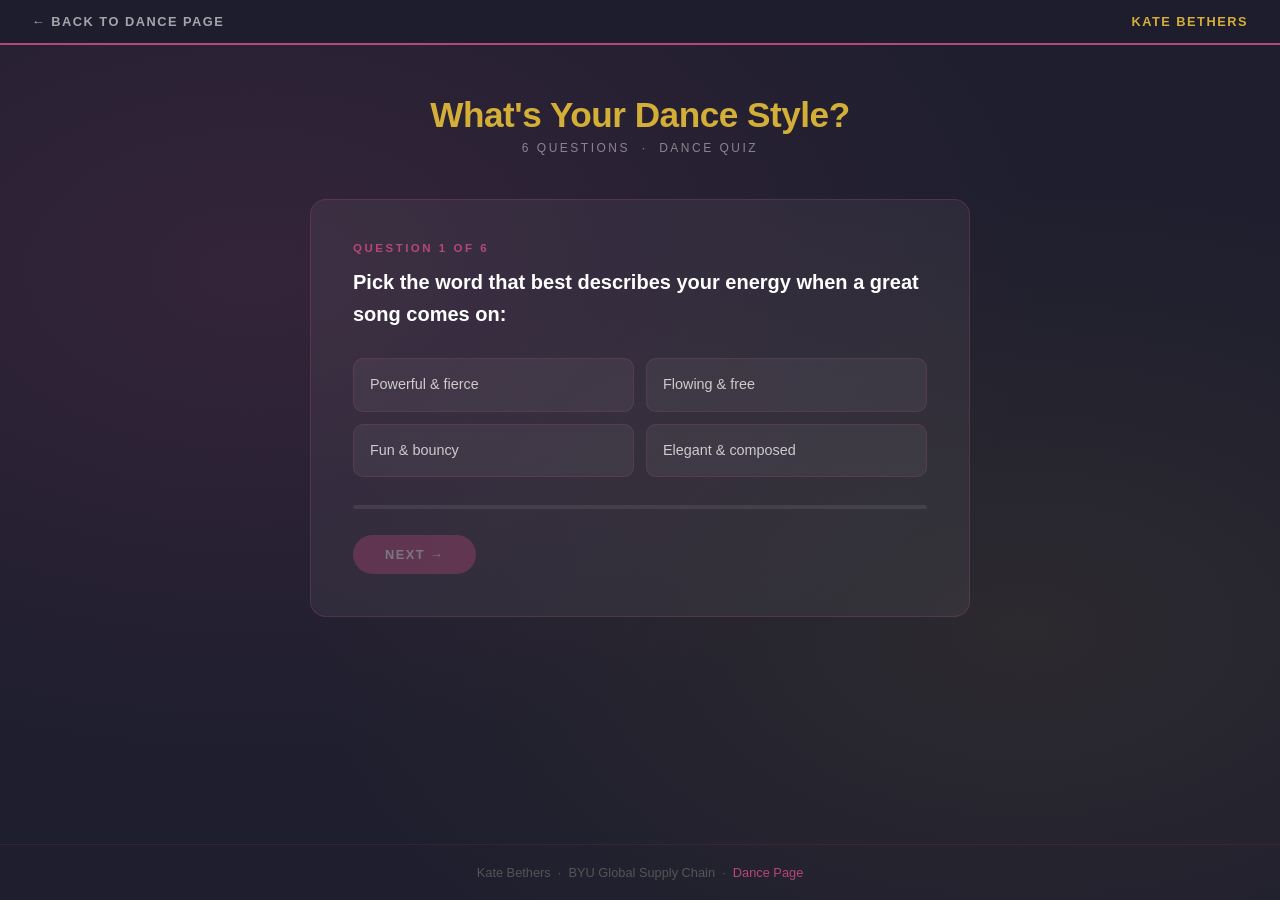
<file: dance-app.html>
<!DOCTYPE html>
<html lang="en">
<head>
  <meta charset="UTF-8" />
  <meta name="viewport" content="width=device-width, initial-scale=1.0" />
  <title>What's Your Dance Style? | Kate Bethers</title>
  <style>
    *,
    *::before,
    *::after {
      box-sizing: border-box;
      margin: 0;
      padding: 0;
    }

    :root {
      --pink: #b5477a;
      --dark-pink: #7c2d5e;
      --deep: #4a1a3a;
      --gold: #d4af37;
      --dark: #1e1e2e;
    }

    body {
      font-family: 'Segoe UI', Arial, sans-serif;
      background: var(--dark);
      background-image:
        radial-gradient(ellipse at 20% 30%, rgba(181, 71, 122, 0.15) 0%, transparent 55%),
        radial-gradient(ellipse at 80% 70%, rgba(212, 175, 55, 0.08) 0%, transparent 50%);
      color: #fff;
      min-height: 100vh;
      display: flex;
      flex-direction: column;
    }

    nav {
      background: rgba(30, 30, 46, 0.96);
      border-bottom: 2px solid var(--pink);
      padding: 14px 32px;
      display: flex;
      justify-content: space-between;
      align-items: center;
    }

    nav a {
      text-decoration: none;
      font-size: 0.8rem;
      letter-spacing: 1.5px;
      text-transform: uppercase;
      font-weight: 700;
    }

    nav .logo {
      color: var(--gold);
    }

    nav .back {
      color: rgba(255, 255, 255, 0.6);
      transition: color 0.2s;
    }

    nav .back:hover {
      color: #fff;
    }

    main {
      flex: 1;
      display: flex;
      flex-direction: column;
      align-items: center;
      padding: 50px 20px 70px;
    }

    h1 {
      font-size: 2.2rem;
      font-weight: 900;
      color: var(--gold);
      text-align: center;
      margin-bottom: 6px;
      letter-spacing: -0.5px;
    }

    .subtitle {
      font-size: 0.75rem;
      letter-spacing: 2.5px;
      text-transform: uppercase;
      color: rgba(255, 255, 255, 0.45);
      margin-bottom: 44px;
    }

    .card {
      background: rgba(255, 255, 255, 0.05);
      border: 1px solid rgba(181, 71, 122, 0.28);
      border-radius: 16px;
      padding: 42px;
      max-width: 660px;
      width: 100%;
    }

    #quiz-area {
      display: block;
    }

    #result-area {
      display: none;
      text-align: center;
    }

    .q-counter {
      font-size: 0.72rem;
      font-weight: 700;
      letter-spacing: 2.5px;
      text-transform: uppercase;
      color: var(--pink);
      margin-bottom: 12px;
    }

    .q-text {
      font-size: 1.25rem;
      font-weight: 600;
      color: #fff;
      margin-bottom: 28px;
      line-height: 1.6;
    }

    .options {
      display: grid;
      grid-template-columns: 1fr 1fr;
      gap: 12px;
    }

    .opt {
      background: rgba(255, 255, 255, 0.05);
      border: 1.5px solid rgba(181, 71, 122, 0.22);
      border-radius: 10px;
      padding: 15px 16px;
      color: #ccc;
      font-size: 0.9rem;
      cursor: pointer;
      text-align: left;
      transition: all 0.18s;
      line-height: 1.5;
      font-family: inherit;
    }

    .opt:hover {
      background: rgba(181, 71, 122, 0.18);
      border-color: var(--pink);
      color: #fff;
      transform: translateY(-2px);
    }

    .opt.selected {
      background: rgba(181, 71, 122, 0.25);
      border-color: var(--pink);
      color: #fff;
    }

    .progress-wrap {
      background: rgba(255, 255, 255, 0.08);
      border-radius: 999px;
      height: 4px;
      margin-top: 28px;
      overflow: hidden;
    }

    .progress-fill {
      height: 100%;
      background: linear-gradient(90deg, var(--dark-pink), var(--gold));
      border-radius: 999px;
      transition: width 0.4s ease;
    }

    .next-btn {
      background: var(--pink);
      color: #fff;
      border: none;
      border-radius: 999px;
      padding: 12px 32px;
      font-size: 0.8rem;
      font-weight: 700;
      letter-spacing: 1.5px;
      text-transform: uppercase;
      cursor: pointer;
      margin-top: 26px;
      transition: background 0.2s, transform 0.2s;
      opacity: 0.35;
      pointer-events: none;
    }

    .next-btn.active {
      opacity: 1;
      pointer-events: auto;
    }

    .next-btn:hover {
      background: var(--dark-pink);
      transform: translateY(-2px);
    }

    #loading {
      display: none;
      text-align: center;
      padding: 50px 0;
    }

    .spinner {
      width: 38px;
      height: 38px;
      border: 3px solid rgba(181, 71, 122, 0.2);
      border-top-color: var(--pink);
      border-radius: 50%;
      animation: spin 0.8s linear infinite;
      margin: 0 auto 16px;
    }

    @keyframes spin {
      to {
        transform: rotate(360deg);
      }
    }

    .result-label {
      font-size: 0.72rem;
      letter-spacing: 2.5px;
      text-transform: uppercase;
      color: rgba(255, 255, 255, 0.5);
      margin-bottom: 10px;
    }

    .result-badge {
      display: inline-block;
      background: linear-gradient(135deg, var(--dark-pink), var(--gold));
      color: #fff;
      font-size: 1.5rem;
      font-weight: 800;
      padding: 14px 34px;
      border-radius: 999px;
      margin: 6px 0 24px;
      letter-spacing: 0.5px;
    }

    .result-desc {
      color: #ccc;
      font-size: 1rem;
      line-height: 1.8;
      text-align: left;
      margin-bottom: 24px;
    }

    .tips-box {
      background: rgba(212, 175, 55, 0.07);
      border: 1px solid rgba(212, 175, 55, 0.2);
      border-radius: 10px;
      padding: 20px 24px;
      text-align: left;
      margin-bottom: 28px;
    }

    .tips-box h3 {
      font-size: 0.72rem;
      letter-spacing: 2px;
      text-transform: uppercase;
      color: var(--gold);
      margin-bottom: 12px;
    }

    .tips-box ul {
      padding-left: 18px;
    }

    .tips-box ul li {
      color: #bbb;
      font-size: 0.9rem;
      line-height: 1.9;
    }

    .error-box {
      background: rgba(200, 50, 50, 0.1);
      border: 1px solid rgba(200, 50, 50, 0.3);
      border-radius: 10px;
      padding: 14px 18px;
      color: #f9a8a8;
      font-size: 0.88rem;
      margin-top: 14px;
      display: none;
    }

    .restart-btn {
      background: transparent;
      border: 2px solid var(--pink);
      color: var(--pink);
      border-radius: 999px;
      padding: 11px 30px;
      font-size: 0.8rem;
      font-weight: 700;
      letter-spacing: 1.5px;
      text-transform: uppercase;
      cursor: pointer;
      transition: all 0.2s;
    }

    .restart-btn:hover {
      background: var(--pink);
      color: #fff;
    }

    footer {
      text-align: center;
      padding: 20px;
      border-top: 1px solid rgba(181, 71, 122, 0.15);
      font-size: 0.8rem;
      color: #555;
    }

    footer a {
      color: var(--pink);
      text-decoration: none;
    }

    @media (max-width: 500px) {
      .options {
        grid-template-columns: 1fr;
      }

      h1 {
        font-size: 1.7rem;
      }

      .card {
        padding: 26px 20px;
      }
    }
  </style>
</head>
<body>
  <nav>
    <a href="dance-scratch.html" class="back">← Back to Dance Page</a>
    <a href="index.html" class="logo">Kate Bethers</a>
  </nav>

  <main>
    <h1>What's Your Dance Style?</h1>
    <p class="subtitle">6 questions &nbsp;·&nbsp; Dance quiz</p>

    <div class="card">
      <div id="quiz-area">
        <div class="q-counter" id="q-counter">Question 1 of 6</div>
        <div class="q-text" id="q-text"></div>
        <div class="options" id="q-options"></div>
        <div class="progress-wrap">
          <div class="progress-fill" id="progress-fill" style="width: 0%"></div>
        </div>
        <button class="next-btn" id="next-btn" onclick="nextQ()">Next →</button>

        <div id="loading">
          <div class="spinner"></div>
          <p style="color: rgba(255,255,255,0.45); font-size: 0.88rem;">
            Analyzing your vibe…
          </p>
        </div>
      </div>

      <div id="result-area">
        <p class="result-label">Your dance style is</p>
        <div class="result-badge" id="result-style">–</div>
        <p class="result-desc" id="result-desc"></p>

        <div class="tips-box">
          <h3>Getting started tips</h3>
          <ul id="result-tips"></ul>
        </div>

        <div class="error-box" id="result-error"></div>
        <button class="restart-btn" onclick="restart()">Try Again</button>
      </div>
    </div>
  </main>

  <footer>
    Kate Bethers &nbsp;·&nbsp; BYU Global Supply Chain &nbsp;·&nbsp;
    <a href="dance-scratch.html">Dance Page</a>
  </footer>

  <script>
    const Qs = [
      { q: "Pick the word that best describes your energy when a great song comes on:", opts: ["Powerful & fierce", "Flowing & free", "Fun & bouncy", "Elegant & composed"] },
      { q: "Your ideal workout looks like:", opts: ["High-intensity jumps & athleticism", "Slow stretching & core work", "Dance-cardio — moving to a beat", "Partner drills with precise footwork"] },
      { q: "If you could perform anywhere, where would it be?", opts: ["A street corner or city festival", "A black-box theater stage", "A nightclub or social dance hall", "A ballroom competition floor"] },
      { q: "Which fashion era speaks to you most?", opts: ["90s hip hop — baggy fits & fresh kicks", "Contemporary — flowy layers & earthy tones", "Colorful & vibrant — lots of movement", "Glamorous & formal — gowns and suits"] },
      { q: "How do you learn new things best?", opts: ["Freestyle & figure it out yourself", "Step-by-step slow breakdown", "Watching and copying", "Drilling until it's perfect"] },
      { q: "Pick a music vibe:", opts: ["Kendrick Lamar / hip hop beats", "Sigur Rós / ambient instrumental", "Bad Bunny / Latin pop", "Tchaikovsky / classical orchestra"] }
    ];

    let cur = 0;
    let answers = [];
    let sel = null;

    function render() {
      const q = Qs[cur];
      document.getElementById("q-counter").textContent = `Question ${cur + 1} of ${Qs.length}`;
      document.getElementById("q-text").textContent = q.q;

      const box = document.getElementById("q-options");
      box.innerHTML = "";

      q.opts.forEach((o, i) => {
        const b = document.createElement("button");
        b.className = "opt";
        b.type = "button";
        b.textContent = o;
        b.onclick = () => pick(i);
        box.appendChild(b);
      });

      sel = null;
      const nb = document.getElementById("next-btn");
      nb.classList.remove("active");
      nb.textContent = cur === Qs.length - 1 ? "Get My Result →" : "Next →";
      document.getElementById("progress-fill").style.width = (cur / Qs.length * 100) + "%";
    }

    function pick(i) {
      sel = i;
      document.querySelectorAll(".opt").forEach((b, j) => {
        b.classList.toggle("selected", j === i);
      });
      document.getElementById("next-btn").classList.add("active");
    }

    function nextQ() {
      if (sel === null) return;

      answers.push(sel);
      cur++;

      if (cur < Qs.length) {
        render();
      } else {
        showLoading();
        setTimeout(getResult, 700);
      }
    }

    function showLoading() {
      document.getElementById("q-counter").style.display = "none";
      document.getElementById("q-text").style.display = "none";
      document.getElementById("q-options").style.display = "none";
      document.getElementById("next-btn").style.display = "none";
      document.getElementById("loading").style.display = "block";
    }

    function getResult() {
      const scores = {
        "Hip-Hop": 0,
        "Contemporary": 0,
        "Latin": 0,
        "Ballroom": 0
      };

      answers.forEach((a) => {
        if (a === 0) scores["Hip-Hop"]++;
        if (a === 1) scores["Contemporary"]++;
        if (a === 2) scores["Latin"]++;
        if (a === 3) scores["Ballroom"]++;
      });

      const result = Object.keys(scores).reduce((a, b) =>
        scores[a] >= scores[b] ? a : b
      );

      const descriptions = {
        "Hip-Hop": "You’re bold, expressive, and full of energy. You love movement that feels strong, confident, and fun.",
        "Contemporary": "You’re creative, emotional, and drawn to movement that feels fluid and meaningful.",
        "Latin": "You’re lively, social, and love rhythm. Your energy fits vibrant styles full of personality.",
        "Ballroom": "You’re elegant, focused, and love structure. You shine in styles that value precision and poise."
      };

      const tips = {
        "Hip-Hop": ["Practice grooves daily", "Work on confidence", "Try freestyle sessions"],
        "Contemporary": ["Stretch often", "Focus on flow", "Use expression in movement"],
        "Latin": ["Practice timing", "Work on rhythm", "Dance with upbeat music"],
        "Ballroom": ["Focus on posture", "Practice footwork", "Work on control"]
      };

      document.getElementById("loading").style.display = "none";
      document.getElementById("quiz-area").style.display = "none";
      document.getElementById("result-area").style.display = "block";

      document.getElementById("result-style").textContent = result;
      document.getElementById("result-desc").textContent = descriptions[result];

      const ul = document.getElementById("result-tips");
      ul.innerHTML = "";
      tips[result].forEach((t) => {
        const li = document.createElement("li");
        li.textContent = t;
        ul.appendChild(li);
      });
    }

    function restart() {
      cur = 0;
      answers = [];
      sel = null;

      document.getElementById("quiz-area").style.display = "block";
      document.getElementById("result-area").style.display = "none";
      document.getElementById("loading").style.display = "none";

      document.getElementById("q-counter").style.display = "block";
      document.getElementById("q-text").style.display = "block";
      document.getElementById("q-options").style.display = "grid";
      document.getElementById("next-btn").style.display = "inline-block";

      render();
    }

    render();
  </script>
</body>
</html>
</file>
